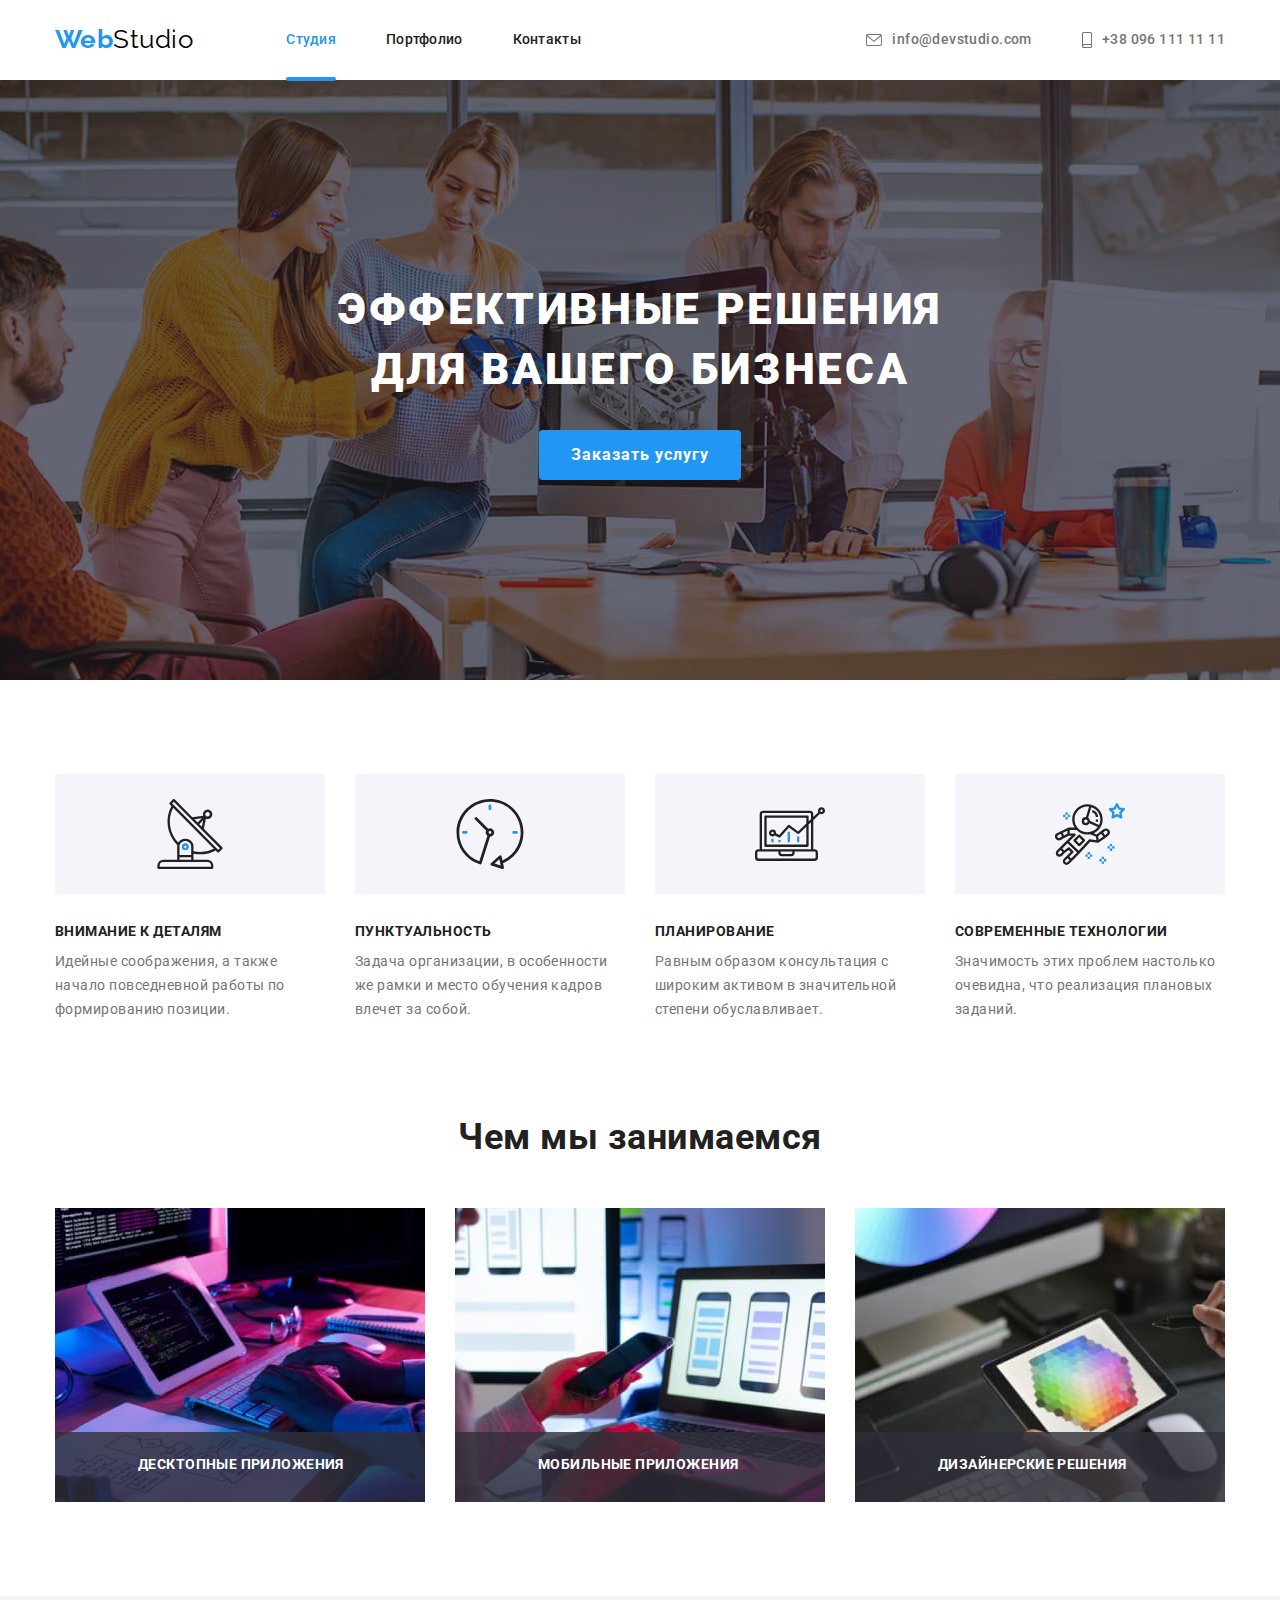
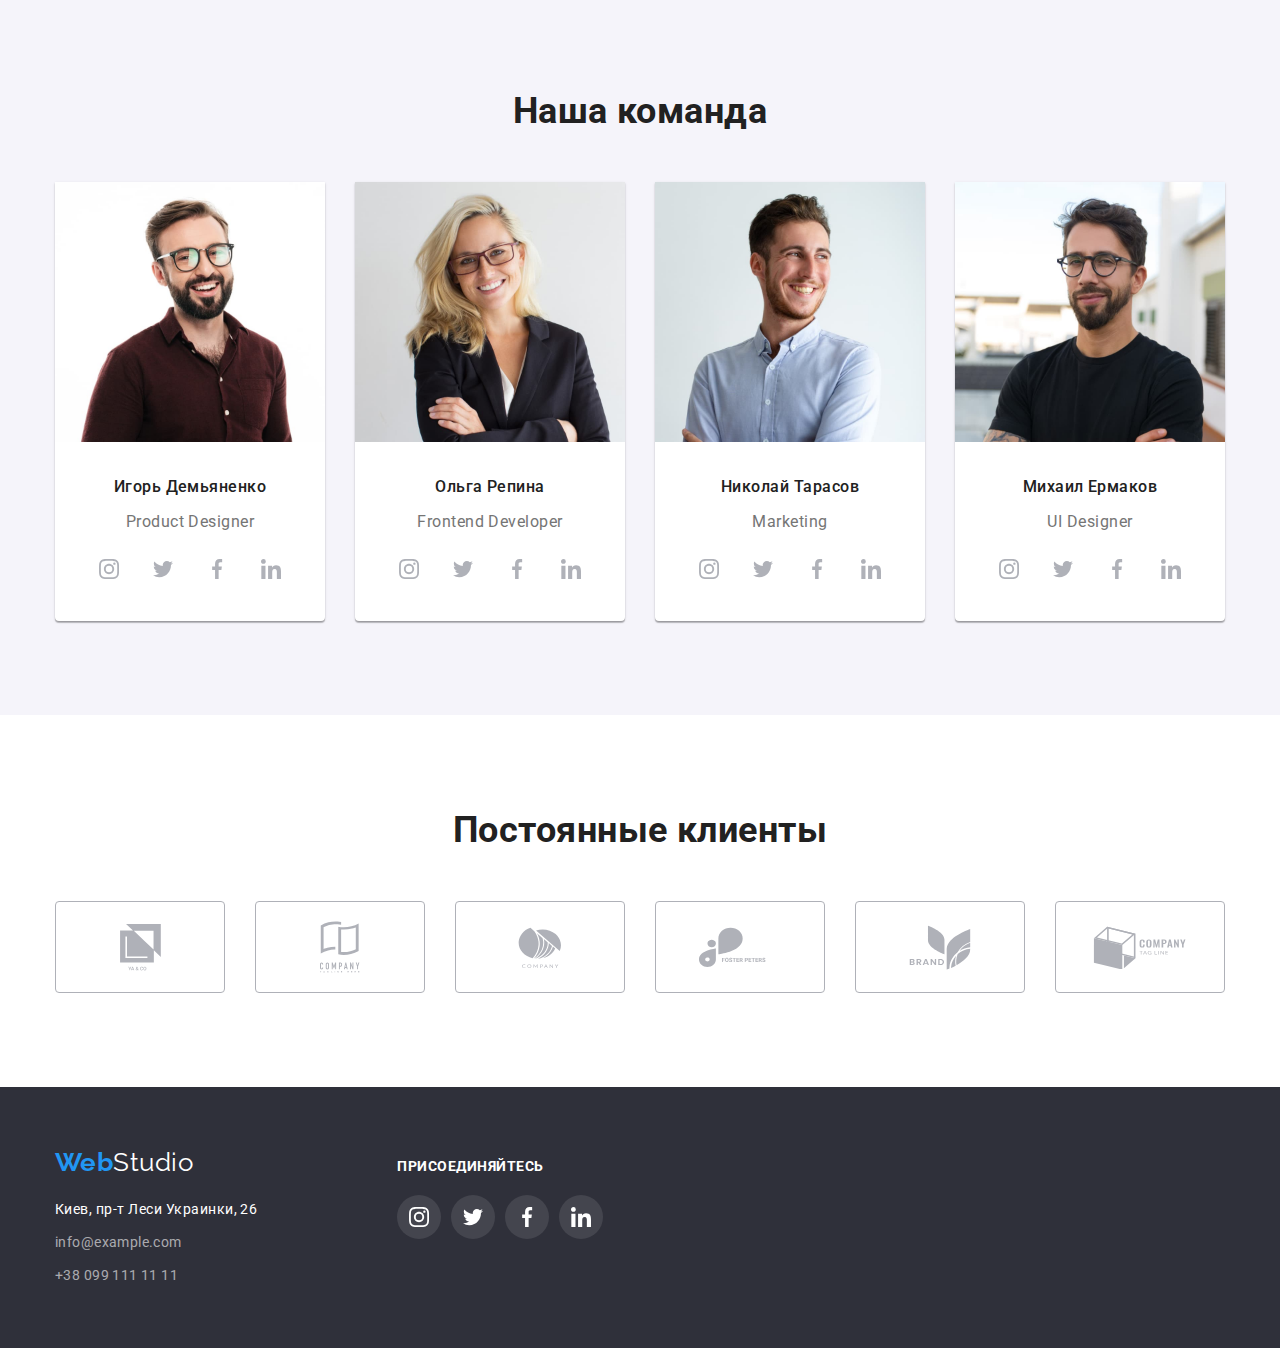
<file: index.html>
<!DOCTYPE html>
<html lang="ru">
<head>
    <meta charset="UTF-8">
    <meta http-equiv="X-UA-Compatible" content="IE=edge">
    <meta name="viewport" content="width=device-width, initial-scale=1.0">
    <title>Document</title>
    <link href="https://fonts.googleapis.com/css2?family=Raleway:wght@700&family=Roboto:wght@400;500;700;900&display=swap" rel="stylesheet">
    <link rel="stylesheet" href="https://cdnjs.cloudflare.com/ajax/libs/modern-normalize/1.0.0/modern-normalize.min.css">
    <link rel="stylesheet" href="./css/styles.css">
</head>
<body>
    <header>
      <div class="container main-nav">
        <nav class="nav">
          <a href="./index.html" class="logo" lang="en">
            <span class="web">Web</span>Studio
          </a>

           <ul class="site-nav">
            <li class="item"><a class="nav padding current" href="">Студия</a></li>
            <li class="item"><a class="nav padding" href="./portfolio.html">Портфолио</a></li>
            <li class="item"><a class="nav padding" href="">Контакты</a></li>
           </ul>
        </nav>

        <ul class="social-contact">
            <li class="item"><a class="contact" href="">
              <svg class="item-icon" width="16px" height="12px">
                <use href="./images/symbol-defs.svg#icon-envelope"></use>
            </svg>
              info@devstudio.com</a></li>
            <li class="item"><a class="contact" href="">
              <svg class="item-icon" width="10px" height="16px">
                <use href="./images/symbol-defs.svg#icon-smartphone"></use>
            </svg>
              +38 096 111 11 11</a></li>
        </ul>
      </div>
    </header>

    <main>

    <section class="hero">
            <h1 class="hero-title">Эффективные решения для вашего бизнеса</h1>
            <button data-modal-open class="hero-button" type="button">Заказать услугу</button>
    </section>

    <section class="advantages">
      <div class="container">
        <h2 class="advantages-heading" >Преимущества компании</h2>
        <ul class="advantages-company">
            <li class="advantages-card">
                <h3 class="advantages-title">Внимание к деталям</h3>
                <p class="description-advantages">Идейные соображения, а также
                   начало повседневной работы по
                   формированию позиции.</p>
            </li>

            <li class="advantages-card">
                <h3 class="advantages-title">Пунктуальность</h3>
                <p class="description-advantages">Задача организации, в особенности
                   же рамки и место обучения кадров
                    влечет за собой.</p>
            </li>


            <li class="advantages-card">
                <h3 class="advantages-title">Планирование</h3>
                <p class="description-advantages">Равным образом консультация с
                   широким активом в значительной
                    степени обуславливает.</p>
            </li>

            <li class="advantages-card">
                <h3 class="advantages-title">Современные технологии</h3>
                <p class="description-advantages">Значимость этих проблем настолько
                   очевидна, что реализация плановых
                    заданий.</p>
            </li>

        </ul>
       </div>
    </section>

    <section class="we-doing">
      <div class="container">
        <h2 class="section-title">Чем мы занимаемся</h2>
        <ul class="occupation">
            <li class="occupation-card"> 
              <div class="occupation-section">
                  <img class="photo" src="./images/box1.jpg" alt="Разроботка" width="370" />      
                  <p class="occupation-name">Десктопные приложения</p>  
              </div>    
            </li>
            <li class="occupation-card">
              <div class="occupation-section">
                  <img class="photo" src="./images/box2.jpg" alt="Стилизация" width="370" />
                  <p class="occupation-name">Мобильные приложения</p>
              </div>   
            </li>
            <li class="occupation-card">
              <div class="occupation-section">
                  <img class="photo" src="./images/box3.jpg" alt="Дизан" width="370" />
                  <p class="occupation-name">Дизайнерские решения</p>
              </div>    
            </li>
        </ul>
       </div>  
    </section>

    <section class="team">
      <div class="container">
        <h2 class="section-title">Наша команда</h2>
        <ul class="section-team">
            <li class="section-card">
                <img class="photo" src="./images/img.jpg" alt="Дизанер товара Игорь Демьяненко" width="270" />
             <div class="section-card-name">
                <h3 class="section-name">Игорь Демьяненко</h3>
                <p class="section-profession" lang="en">Product Designer</p>
               <ul class="net"> 
                 <li class="contact-list">
                <a class="net-card" href="">
                  <svg class="net-card-link" width="20px" height="20px">
                  <use href="./images/symbol-defs.svg#icon-instagram"></use>
                  </svg>
                </a>
                </li>
                <li class="contact-list">
                <a class="net-card" href="">
                  <svg class="net-card-link" width="20px" height="20px">
                  <use href="./images/symbol-defs.svg#icon-twitter"></use>
                  </svg>
                </a>
                </li>
                <li class="contact-list">
                <a class="net-card" href="">
                  <svg class="net-card-link" width="20px" height="20px">
                  <use href="./images/symbol-defs.svg#icon-facebook"></use>
                  </svg>
                </a>
                </li>
                <li class="contact-list">
                <a class="net-card" href="">
                  <svg class="net-card-link" width="20px" height="20px">
                  <use href="./images/symbol-defs.svg#icon-linkedin"></use>
                  </svg>
                </a>
                </li>
              </ul>
             </div>
            </li>
            <li class="section-card">
                <img class="photo" src="./images/img(1).jpg" alt="Фронтенд разработчик Ольга Репина" width="270" />
                <div class="section-card-name">
                <h3 class="section-name">Ольга Репина</h3>
                <p class="section-profession" lang="en">Frontend Developer</p>
                <ul class="net"> 
                  <li class="contact-list">
                  <a class="net-card" href="">
                    <svg class="net-card-link" width="20px" height="20px">
                    <use href="./images/symbol-defs.svg#icon-instagram"></use>
                    </svg>
                  </a>
                 </li>
                 <li class="contact-list">
                  <a class="net-card" href="">
                    <svg class="net-card-link" width="20px" height="20px">
                    <use href="./images/symbol-defs.svg#icon-twitter"></use>
                    </svg>
                  </a>
                </li>
                <li class="contact-list">
                  <a class="net-card" href="">
                    <svg class="net-card-link" width="20px" height="20px">
                    <use href="./images/symbol-defs.svg#icon-facebook"></use>
                    </svg>
                  </a>
                </li>
                  <li class="contact-list">
                  <a class="net-card" href="">
                    <svg class="net-card-link" width="20px" height="20px">
                    <use href="./images/symbol-defs.svg#icon-linkedin"></use>
                    </svg>
                  </a>
                </li>
             </ul>
            </div>
            </li>
            <li class="section-card">
                <img class="photo" src="./images/img(2).jpg" alt="Маркитолог Никола Тарасов" width="270" />
                <div class="section-card-name">
                <h3 class="section-name">Николай Тарасов</h3>
                <p class="section-profession" lang="en">Marketing</p>
                <ul class="net"> 
                  <li class="contact-list">
                  <a class="net-card" href="">
                    <svg class="net-card-link" width="20px" height="20px">
                    <use href="./images/symbol-defs.svg#icon-instagram"></use>
                    </svg>
                  </a>
                  </li>
                  <li class="contact-list">
                  <a class="net-card" href="">
                    <svg class="net-card-link" width="20px" height="20px">
                    <use href="./images/symbol-defs.svg#icon-twitter"></use>
                    </svg>
                  </a>
                  </li>
                  <li class="contact-list">
                  <a class="net-card" href="">
                    <svg class="net-card-link" width="20px" height="20px">
                    <use href="./images/symbol-defs.svg#icon-facebook"></use>
                    </svg>
                  </a>
                  </li>
                  <li class="contact-list">
                  <a class="net-card" href="">
                    <svg class="net-card-link" width="20px" height="20px">
                    <use href="./images/symbol-defs.svg#icon-linkedin"></use>
                    </svg>
                  </a>
                  </li>
                </ul>
              </div>
            </li>
            <li class="section-card">
                <img class="photo" src="./images/img(3).jpg" alt="Дизанер интерфеса Михаил Ермаков" width="270" />
                <div class="section-card-name">
                <h3 class="section-name">Михаил Ермаков</h3>
                <p class="section-profession" lang="en">UI Designer</p>
                <ul class="net"> 
                  <li class="contact-list">
                  <a class="net-card" href="">
                    <svg class="net-card-link" width="20px" height="20px">
                    <use href="./images/symbol-defs.svg#icon-instagram"></use>
                    </svg>
                  </a>
                  </li>
                  <li class="contact-list">
                  <a class="net-card" href="">
                    <svg class="net-card-link" width="20px" height="20px">
                    <use href="./images/symbol-defs.svg#icon-twitter"></use>
                    </svg>
                  </a>
                  </li>
                  <li class="contact-list">
                  <a class="net-card" href="">
                    <svg class="net-card-link" width="20px" height="20px">
                    <use href="./images/symbol-defs.svg#icon-facebook"></use>
                    </svg>
                  </a>
                  </li>
                  <li class="contact-list">
                  <a class="net-card" href="">
                    <svg class="net-card-link" width="20px" height="20px">
                    <use href="./images/symbol-defs.svg#icon-linkedin"></use>
                    </svg>
                  </a>
                </li>
                </ul>
              </div>
            </li>
        </ul>
      </div> 
    </section>

    <section class="client">
      <div class="container">
         <h2 class="section-title">Постоянные клиенты</h2>
         <ul class="partners">
           <li class="partners-card">
             <a class="partners-card-icon" href="">
               <svg class="partners-icon"  width="41px" height="46.7px">
                  <use href="./images/symbol-defs.svg#icon-group"></use>
              </svg>
            </a>
           </li>
           <li class="partners-card">
             <a class="partners-card-icon" href="">
              <svg class="partners-icon" width="40px" height="52px">
                <use href="./images/symbol-defs.svg#icon-group1"></use>
              </svg>
             </a>
           </li>
           <li class="partners-card">
             <a class="partners-card-icon" href="">
              <svg class="partners-icon" width="43.46px" height="41.18px">
                <use href="./images/symbol-defs.svg#icon-group2"></use>
              </svg>
             </a>
           </li>
           <li class="partners-card">
             <a class="partners-card-icon" href="">
              <svg class="partners-icon" width="84.44px" height="40.62px">
                <use href="./images/symbol-defs.svg#icon-group3"></use>
              </svg>
             </a>
           </li>
           <li class="partners-card">
             <a class="partners-card-icon" href="">
              <svg class="partners-icon" width="62.54px" height="45.43px">
                <use href="./images/symbol-defs.svg#icon-group4"></use>
              </svg>
             </a>
           </li>
           <li class="partners-card">
             <a class="partners-card-icon" href="">
              <svg class="partners-icon" width="93.79px" height="43.93px">
                <use href="./images/symbol-defs.svg#icon-group5"></use>
              </svg>
             </a>
           </li>
         </ul>
      </div>
    </section>

    </main>


    <footer class="basement">
      <div class="container footer-container">
        <div class="logo-social">
             <a href="./index.html" class="logo footer" lang="en">
                <span class="web">Web</span><span class="web-s">Studio</span>
             </a>
        <address> 
           <p class="coordinates">Киев, пр-т Леси Украинки, 26 </p> 
           <ul class="social-contact-f">
              <li class="c-f"><a class="contact-f" href="mailto:info@example.com">info@example.com</a></li>
              <li><a class="contact-f" href="tel:+380991111111">+38 099 111 11 11</a></li>
           </ul>
         </address>  
         </div>
           <div>
           <p class="advantages-title social">присоединяйтесь</p>
           <ul class="net"> 
            <li class="contact-list">
              <a class="net-card foot" href="">
                <svg class="card-foot" width="20px" height="20px">
                    <use href="./images/symbol-defs.svg#icon-instagram"></use>
                </svg>
              </a>
             </li>
              <li class="contact-list">
               <a class="net-card foot" href="">
                 <svg class="card-foot" width="20px" height="20px">
                     <use href="./images/symbol-defs.svg#icon-twitter"></use>
                 </svg>
               </a>
             </li>
               <li class="contact-list">
               <a class="net-card foot" href="">
                  <svg class="card-foot" width="20px" height="20px">
                      <use href="./images/symbol-defs.svg#icon-facebook"></use>
                  </svg>
               </a>
             </li>
               <li class="contact-list">
               <a class="net-card foot" href="">
                  <svg class="card-foot" width="20px" height="20px">
                      <use href="./images/symbol-defs.svg#icon-linkedin"></use>
                  </svg>
               </a>
             </li> 
           </ul>
           </div>
      </div> 
    </footer>

    <div class="backdrop is-hidden" data-modal>
      <div class="modal">
        <button class="madal-button" data-modal-close>
          <svg class="close" width="11px" height="11px">
            <use href="./images/symbol-defs.svg#icon-vector"></use>
          </svg>
        </button>
      </div>
    </div>

    <script src="./js/modal.js"></script>

</body>
</html>
</file>
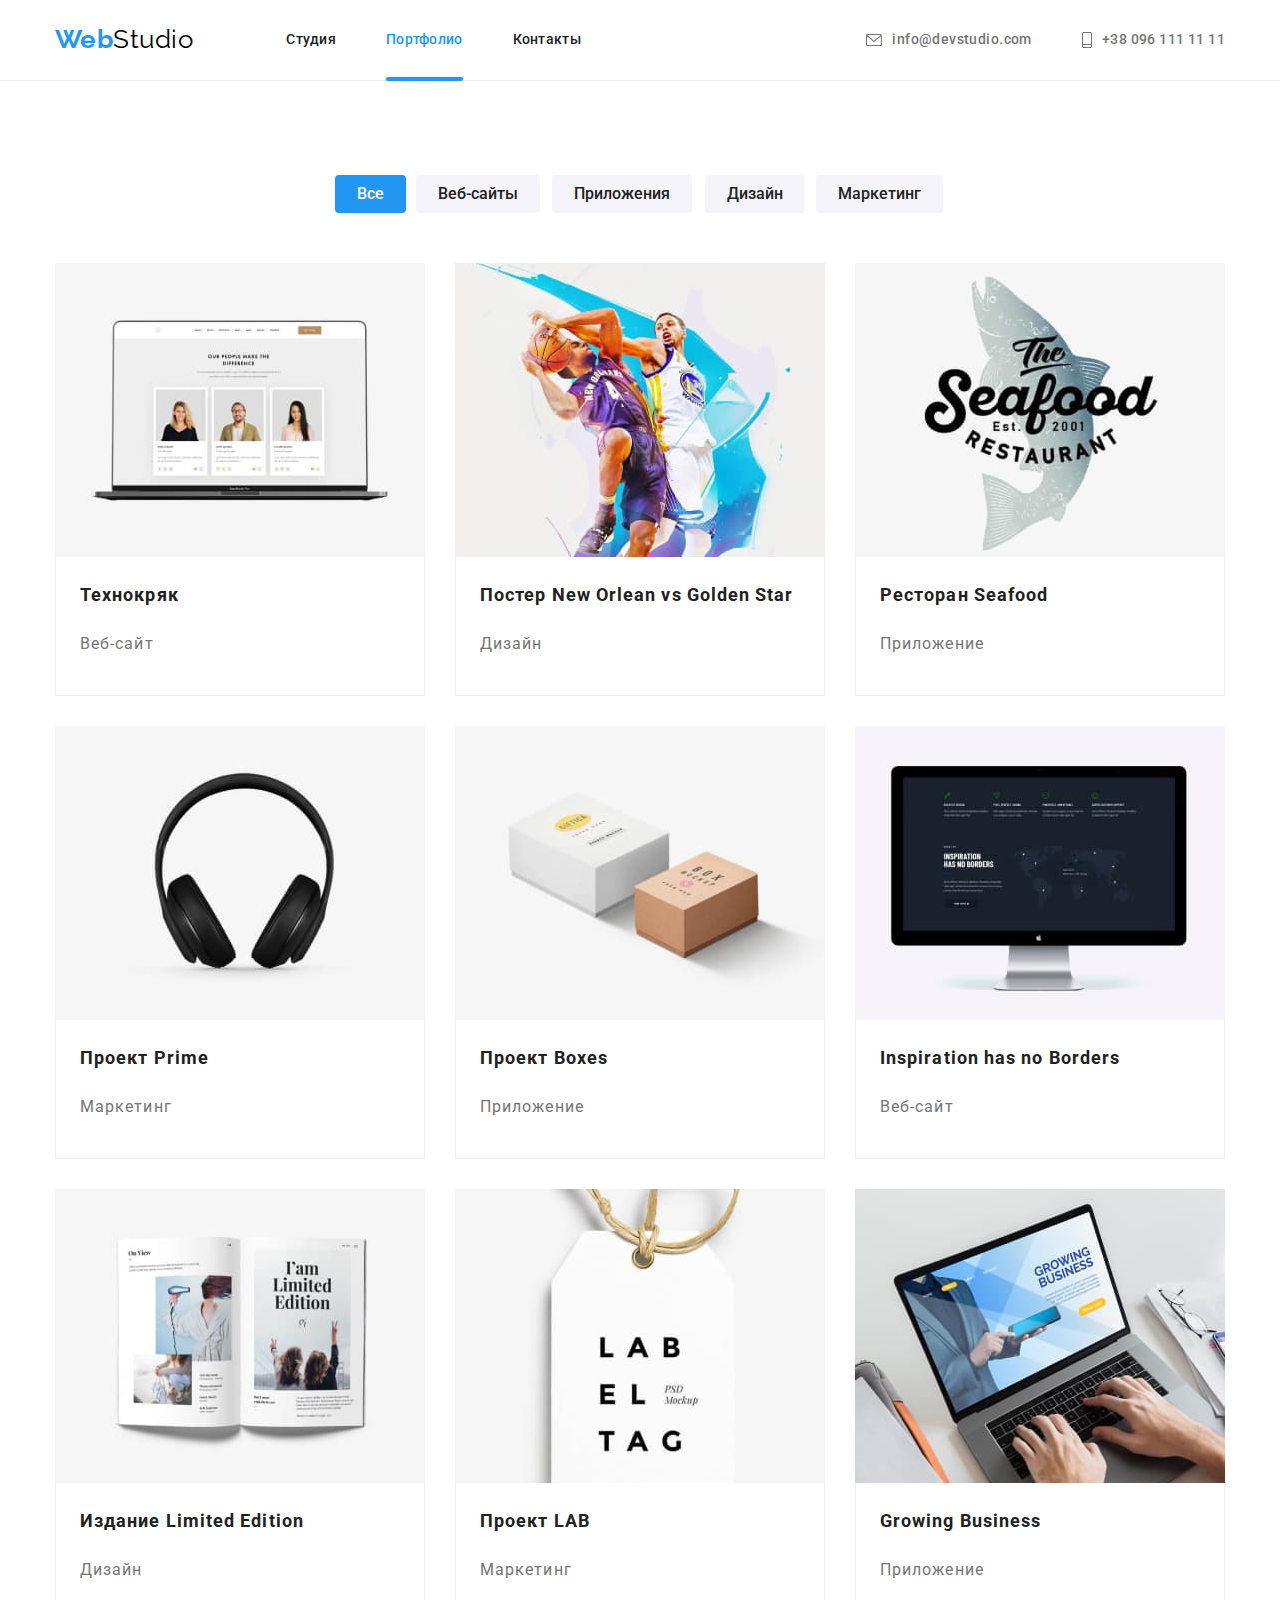
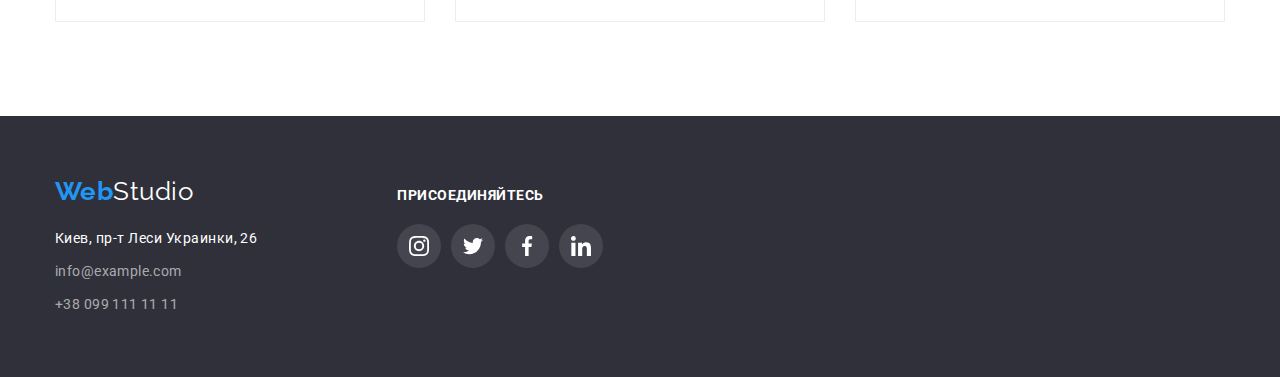
<file: portfolio.html>
<!DOCTYPE html>
<html lang="ru">
<head>
    <meta charset="UTF-8">
    <meta http-equiv="X-UA-Compatible" content="IE=edge">
    <meta name="viewport" content="width=device-width, initial-scale=1.0">
    <title>Document</title>
    <link href="https://fonts.googleapis.com/css2?family=Raleway:wght@700&family=Roboto:wght@400;500;700;900&display=swap" rel="stylesheet">
    <link rel="stylesheet" href="https://cdnjs.cloudflare.com/ajax/libs/modern-normalize/1.0.0/modern-normalize.min.css">
    <link rel="stylesheet" href="./css/styles.css">
</head>
<body>
    <header class="border">
      <div class="container main-nav">
        <nav class="nav">
          <a href="./index.html" class="logo" lang="en">
            <span class="web">Web</span>Studio 
          </a>

           <ul class="site-nav">
            <li class="item"><a class="nav padding" href="./index.html">Студия</a></li>
            <li class="item"><a class="nav padding current" href="">Портфолио</a></li>
            <li class="item"><a class="nav padding" href="">Контакты</a></li>
           </ul>
        </nav>

        <ul class="social-contact">
            <li class="item"><a class="contact" href="">
              <svg class="item-icon" width="16px" height="12px">
                <use href="./images/symbol-defs.svg#icon-envelope"></use>
            </svg>
            info@devstudio.com</a></li>
            <li class="item"><a class="contact" href="">
              <svg class="item-icon" width="10px" height="16px">
                <use href="./images/symbol-defs.svg#icon-smartphone"></use>
            </svg>
              +38 096 111 11 11</a></li>
        </ul>
      </div>  
    </header>

    <main>
        <section class="section">
          <div class="container">
            <ul class="primary-button">
                <li class="button-card"> 
                    <button class="button Vs" type="button">Все</button> 
                </li>
                <li class="button-card V"> 
                    <button class="button" type="button">Веб-сайты</button> 
                </li>
                <li class="button-card P"> 
                    <button class="button" type="button">Приложения</button> 
                </li>
                <li class="button-card D"> 
                    <button class="button" type="button">Дизайн</button> 
                </li>
                <li class="button-card M"> 
                    <button class="button" type="button">Маркетинг</button> 
                </li>
            </ul>

            <ul class="portfolio">
                <li class="portfolio-card">
                  <a class="portfolio-name" href="">
                    <div class="portfolio-description">
                      <img class="photo" src="./images/img(4).jpg" alt="Веб-сат Технокряк" width="370" /> 
                      <div class="description">
                         <p class="description-card">Технокряк это современная площадка распространения коронавируса. Компании используют эту платформу для цифрового шпионажа и атак на защищённые сервера конкурентов.</p> 
                      </div>
                    </div>
                    <div class="name-portfolio-type">
                       <h2 class="name">Технокряк</h2>
                       <p class="portfolio-type">Веб-сайт</p> 
                    </div>
                  </a> 
                </li>
                <li class="portfolio-card">
                  <a class="portfolio-name" href="">  
                    <div class="portfolio-description">
                        <img class="photo" src="./images/img(5).jpg" alt="Постер New Orlean vs Golden Star" width="370" />
                        <div class="description">
                          <p class="description-card">Технокряк это современная площадка распространения коронавируса. Компании используют эту платформу для цифрового шпионажа и атак на защищённые сервера конкурентов.</p> 
                       </div>
                    </div>
                  <div class="name-portfolio-type">
                    <h2 class="name">Постер New Orlean vs Golden Star</h2>
                    <p class="portfolio-type">Дизайн</p> 
                  </div>
                  </a>
                </li>
                <li class="portfolio-card">
                  <a class="portfolio-name" href="">
                    <div class="portfolio-description"> 
                       <img class="photo" src="./images/img(6).jpg" alt="Приложение Ресторан Seafood" width="370" />
                       <div class="description">
                        <p class="description-card">Технокряк это современная площадка распространения коронавируса. Компании используют эту платформу для цифрового шпионажа и атак на защищённые сервера конкурентов.</p> 
                       </div>
                    </div>
                    <div class="name-portfolio-type">  
                    <h2 class="name">Ресторан Seafood</h2>
                    <p class="portfolio-type">Приложение</p> 
                  </div>
                 </a>
                </li>
                <li class="portfolio-card">
                  <a class="portfolio-name" href="">
                    <div class="portfolio-description"> 
                       <img class="photo" src="./images/img(7).jpg" alt="Проект Prime" width="370" />
                       <div class="description">
                        <p class="description-card">Технокряк это современная площадка распространения коронавируса. Компании используют эту платформу для цифрового шпионажа и атак на защищённые сервера конкурентов.</p> 
                       </div>
                    </div> 
                    <div class="name-portfolio-type"> 
                       <h2 class="name">Проект Prime</h2>
                       <p class="portfolio-type">Маркетинг</p>
                  </div> 
                 </a>
                </li>
                <li class="portfolio-card">
                  <a class="portfolio-name" href="">
                    <div class="portfolio-description"> 
                       <img class="photo" src="./images/img(8).jpg" alt="Приложение проект Boxes" width="370" />
                       <div class="description">
                        <p class="description-card">Технокряк это современная площадка распространения коронавируса. Компании используют эту платформу для цифрового шпионажа и атак на защищённые сервера конкурентов.</p> 
                       </div>
                    </div>
                  <div class="name-portfolio-type"> 
                    <h2 class="name">Проект Boxes</h2>
                    <p class="portfolio-type">Приложение</p> 
                  </div>
                  </a>
                </li>
                <li class="portfolio-card">
                  <a class="portfolio-name" href="">
                    <div class="portfolio-description">
                        <img class="photo" src="./images/img(9).jpg" alt="Веб-сайт Inspiration has no Borders" width="370" />
                        <div class="description">
                          <p class="description-card">Технокряк это современная площадка распространения коронавируса. Компании используют эту платформу для цифрового шпионажа и атак на защищённые сервера конкурентов.</p> 
                         </div>
                    </div>
                 <div class="name-portfolio-type"> 
                    <h2 class="name">Inspiration has no Borders</h2>
                    <p class="portfolio-type">Веб-сайт</p> 
                  </div>
                 </a>
                </li>
                <li class="portfolio-card">
                  <a class="portfolio-name" href="">
                    <div class="portfolio-description">
                        <img class="photo" src="./images/img(10).jpg" alt="Издание Limited Edition" width="370" />
                        <div class="description">
                          <p class="description-card">Технокряк это современная площадка распространения коронавируса. Компании используют эту платформу для цифрового шпионажа и атак на защищённые сервера конкурентов.</p> 
                        </div>
                    </div>    
                  <div class="name-portfolio-type"> 
                    <h2 class="name">Издание Limited Edition</h2>
                    <p class="portfolio-type">Дизайн</p> 
                  </div>
                 </a>
                </li>
                <li class="portfolio-card">
                  <a class="portfolio-name" href="">
                    <div class="portfolio-description"> 
                        <img class="photo" src="./images/img(11).jpg" alt="Проект LAB" width="370" />
                        <div class="description">
                          <p class="description-card">Технокряк это современная площадка распространения коронавируса. Компании используют эту платформу для цифрового шпионажа и атак на защищённые сервера конкурентов.</p> 
                         </div>
                    </div>     
                  <div class="name-portfolio-type"> 
                    <h2 class="name">Проект LAB</h2>
                    <p class="portfolio-type">Маркетинг</p> 
                  </div>
                  </a>
                </li>
                <li class="portfolio-card">
                  <a class="portfolio-name" href="">
                    <div class="portfolio-description">
                        <img class="photo" src="./images/img(12).jpg" alt="Growing Business" width="370" />
                        <div class="description">
                          <p class="description-card">Технокряк это современная площадка распространения коронавируса. Компании используют эту платформу для цифрового шпионажа и атак на защищённые сервера конкурентов.</p> 
                        </div>
                    </div>    
                  <div class="name-portfolio-type">
                      <h2 class="name">Growing Business</h2>
                      <p class="portfolio-type">Приложение</p> 
                  </div>
                  </a>
                </li>
            </ul>
          </div>
        </section>

    </main>

    <footer class="basement">
      <div class="container footer-container">
        <div class="logo-social">
             <a href="./index.html" class="logo footer" lang="en">
                <span class="web">Web</span><span class="web-s">Studio</span>
             </a>
        <address> 
           <p class="coordinates">Киев, пр-т Леси Украинки, 26 </p> 
           <ul class="social-contact-f">
              <li class="c-f"><a class="contact-f" href="mailto:info@example.com">info@example.com</a></li>
              <li><a class="contact-f" href="tel:+380991111111">+38 099 111 11 11</a></li>
           </ul>
         </address>  
         </div>
           <div>
           <p class="advantages-title social">присоединяйтесь</p>
           <ul class="net"> 
            <li class="contact-list">
              <a class="net-card foot" href="">
                <svg class="card-foot" width="20px" height="20px">
                    <use href="./images/symbol-defs.svg#icon-instagram"></use>
                </svg>
              </a>
             </li>
              <li class="contact-list">
               <a class="net-card foot" href="">
                 <svg class="card-foot" width="20px" height="20px">
                     <use href="./images/symbol-defs.svg#icon-twitter"></use>
                 </svg>
               </a>
             </li>
               <li class="contact-list">
               <a class="net-card foot" href="">
                  <svg class="card-foot" width="20px" height="20px">
                      <use href="./images/symbol-defs.svg#icon-facebook"></use>
                  </svg>
               </a>
             </li>
               <li class="contact-list">
               <a class="net-card foot" href="">
                  <svg class="card-foot" width="20px" height="20px">
                      <use href="./images/symbol-defs.svg#icon-linkedin"></use>
                  </svg>
               </a>
             </li> 
           </ul>
           </div>
      </div> 
    </footer>
    
</body>
</html>
</file>
<file: css/styles.css>
/* цвет основного текста #757575*/
/* вторичны цвет текста #212121*/
/* акцентный цвет #2196F3*/
/* цвет логотипа #000000*/
/* белый #FFFFFF*/
/* цвет контактов в футере rgba(255, 255, 255, 0.6)*/

/*цвет фона основной #FFFFFF*/
/*цвет фона вторичный #2F303A*/
:root { 
   --primary-text-color: #757575;
   --title-text-color: #212121;  
   --accent-color: #2196F3;
   --white-color: #FFFFFF;
   --logo-color: #000000;
   --contact-color: rgba(255, 255, 255, 0.6);
   --background-color: #2F303A; 
   --button-color: #F5F4FA;
   --border-color: #ECECEC;
   --border-portfolio: #EEEEEE;
}

html {
  box-sizing: border-box;
}
*,
*::before,
*::after {
  box-sizing: inherit;
}

body {
    background-color: var(--white-color);
    color: var(--primary-text-color);
    font-family: Roboto, sans-serif;
    letter-spacing: 0.03em;
}

ul {
    padding: 0;
    margin: 0;
    list-style: none;
}

.logo {
    color: var(--logo-color);
    font-family: raleway, sans-serif;
    font-weight: 400;
    font-size: 26px;
    line-height: 1.19;
    text-decoration: none;   
    padding-bottom: 25px;
    padding-top: 24px;
}
}

p {
  margin-top: 0;
  margin-bottom: 0;
}

.container {
  margin-left: auto;
  margin-right: auto;
  width: 1200px;
  padding-left: 15px;
  padding-right: 15px;
}

.main-nav {
  display: flex;
  align-items: center;
}

.border {
  border-width: 0px 0px 1px 0px;
  border-style: solid;
  border-color: var(--border-color);
  max-width: 1600px;

  margin-left: auto;
  margin-right: auto;
}

.nav {
  display: flex;
  align-items: center;
  position: relative;
}

.nav.padding {
  padding-bottom: 32px;
  padding-top: 32px;
}

.nav.current::after {
  content: " ";
  display: block;
  position: absolute;
  left: 0;
  bottom: 0;
  width: 100%;
  height: 4px;
  border-radius: 2px;
  background-color: var(--accent-color);
  opacity: 1;

  transform: translateY(1px);
  transition: opacity 250ms cubic-bezier(0.4, 0, 0.2, 1);
}

/*контакты*/
  .social-contact {
    display: flex;
    margin-left: auto;
  }

  .social-contact .item + .item {
    margin-left: 50px;
  }

  .social-contact .contact {
    color: var(--primary-text-color);
    fill: var(--primary-text-color);
    display: flex;
    font-style: normal;
    align-items: center;
    Font-size: 14px;
    Line-height: 1.7;
    font-weight: 500;
    Letter-spacing: 0.03em;
    text-decoration: none;
    padding-bottom: 25px;
    padding-top: 25px;

    transition-property: color, fill;
    transition-duration: 250ms, 250ms;
    transition-timing-function: cubic-bezier(0.4, 0, 0.2, 1), cubic-bezier(0.4, 0, 0.2, 1);
  }

  .social-contact .contact:hover,
  .social-contact .contact:focus {
    color: var(--accent-color);
    fill: var(--accent-color);
  }

  .item-icon {
    margin-right: 10px;
  }

  /*навигация*/
  .site-nav {
    display: flex;
    margin-left: 93px;
  }

  .site-nav .item:not(:last-child) {
    margin-right: 50px;
  }


  .site-nav .nav {
      color: var(--title-text-color);
      font-weight: 500;
      font-size: 14px;
      line-height: 1.14;
      letter-spacing: 0.02em;
      text-decoration: none;

      transition-property: color;
      transition-duration: 250ms;
      transition-timing-function: cubic-bezier(0.4, 0, 0.2, 1);
  }

  .site-nav .nav.current {
    color: var(--accent-color);

    transition-property: color;
    transition-duration: 250ms;
    transition-timing-function: cubic-bezier(0.4, 0, 0.2, 1);
}
  .site-nav .nav:hover,
  .site-nav .nav:focus {
    color: var(--accent-color);  
  }

  /*Секция Герой*/

  .hero {
    height: 600px;
    max-width: 1600px;
    background-image:linear-gradient(
      to right,
      rgba(47, 48, 58, 0.4),
      rgba(47, 48, 58, 0.4)
    ),
      url("../images/img\(13\).jpg");
 
    background-color: var(--background-color);
    background-repeat: no-repeat;
    background-position: center;
    background-size: cover;

    padding-bottom: 200px;
    padding-top: 200px;
    margin-left: auto;
    margin-right: auto;
  }

  .hero-title {
      color: var(--white-color);
      margin-top: 0;
      margin-bottom: 30px;
      margin-left: auto;
      margin-right: auto;
      text-align: center;
      width: 696px;
      font-weight: 900;
      font-size: 44px;
      line-height: 1.36;
      letter-spacing: 0.06em;
      text-transform: uppercase;
  }

  .hero-button {
    color: var(--white-color);
    background-color: var(--accent-color);
    font-weight: 700;
    font-size: 16px;
    line-height: 1.87;
    letter-spacing: 0.06em;
    cursor: pointer;
    border-radius: 4px;
    border: 0;
    
    display: flex;
    padding: 10px 32px;
    margin-top: 0;
    margin-bottom: 0;
    margin-left: auto;
    margin-right: auto;

    transition-property: box-shadow;
    transition-duration: 250ms;
    transition-timing-function: cubic-bezier(0.4, 0, 0.2, 1);
  }

  .hero-button:hover,
  .hero-button:focus {
  box-shadow: 0px 4px 4px rgba(0, 0, 0, 0.15);
  }

  /* Секция Преимущества компании*/

  .advantages {
    padding-top: 94px;
    padding-bottom: 94px;
  }

  .advantages-heading {
    display: none;
  }

  .advantages-company { 
    display: flex;

    font-weight: 400;
    font-size: 14px;
    line-height: 1.71;
  }

  .advantages-title {
    color: var(--title-text-color);
    font-weight: 700;
    font-size: 14px;
    line-height: 1.14;
    text-transform: uppercase;

    margin-top: 0;
    margin-bottom: 10px;
  }

  .advantages-card {
    width: 370px;
    margin-right: 30px;
  }

  .advantages-card::before {
    display: block;
    height: 120px;
    margin-bottom: 30px;
    content: "";
    background-repeat: no-repeat;
    background-position: center;
    background-color: var(--button-color);
  }

  .advantages-card:nth-child(1)::before {
    background-image: url("../images/antenna.svg");
  }

  .advantages-card:nth-child(2)::before {
    background-image: url("../images/clock.svg");
  }

  .advantages-card:nth-child(3)::before {
    background-image: url("../images/diagram.svg");
  }

  .advantages-card:nth-child(4)::before {
    background-image: url("../images/astronaut.svg");
  }

  .advantages-card:last-child {
    margin-right: 0;
  }

  .description-advantages {
    margin-top: 0;
    margin-bottom: 0;
  }

  /*Секция Чем мы занимаемся*/

  .we-doing {
    padding-bottom:  94px;
  }

  .occupation {
    display: flex;
  }

  .occupation-card {
    width: 370px;
    margin-right: 30px; 
  }

  .occupation-card:last-child {
    margin-right: 0;
  }

  .occupation-section {
    position: relative;
  }
  
  .occupation-section::before {
    position: absolute;
    content: " ";
    width: 370px;
    height: 70px;
    background-color: rgba(47, 48, 58, 0.8);

    bottom: 0;
    left: 0;
  }
  
  .occupation-name {
    position: absolute;
    font-weight: 700;
    font-size: 14px;
    line-height: 1.4;
    text-transform: uppercase;
    letter-spacing: 0.03em;
    color: var(--white-color);
    margin-bottom: 0;
    margin-top: 0;
    left: 83px;
    bottom: 27px;
  }
  
  /*Секция Наша команда*/

  .team {
    background-color: var(--button-color);
    /*max-width: 1600px;*/

    margin-left: auto;
    margin-right: auto;
    padding-top: 94px;
    padding-bottom: 94px;
  }
  
  .section-title {
    color: var(--title-text-color);
    font-weight: 700;
    font-size: 36px;
    line-height: 1.17;
    text-align: center;

    margin-top: 0;
    margin-bottom: 50px;
}

  .section-team {
    display: flex;
    
    font-weight: 400;
    font-size: 16px;
    line-height: 1.19;
    text-align: center;
}

   .section-name {
    color: var(--title-text-color);
    font-weight: 500;
    font-size: 16px;
    line-height: 1.9;

    margin-bottom: 10px;
    margin-top: 0;
   }
   
   .section-card {
    width: 270px;
    margin-right: 30px; 
    background-color: var(--white-color);

    box-shadow: 0px 1px 3px rgba(0, 0, 0, 0.12), 0px 1px 1px rgba(0, 0, 0, 0.14), 0px 2px 1px rgba(0, 0, 0, 0.2);
    border-radius: 0px 0px 4px 4px;

   }

   .section-card:last-child {
    margin-right: 0;
  }

  .section-profession {
    margin-top: 0px;
  }

  .section-card-name {
    padding: 30px 32px;
  }


/*Футер*/

   .basement {
    background-color: var(--background-color);
   /* max-width: 1600px;*/

    padding-bottom: 60px;
    padding-top: 60px;
    margin-left: auto;
    margin-right: auto;
   }
   
   .coordinates {
    font-family: Roboto;
    font-style: normal;
    font-weight: 400;
    font-size: 14px;
    line-height: 1.71;
    color: var(--white-color);

    margin-bottom: 9px;
    margin-right: 70px;
    margin-top: 0;
   }

   .social-contact-f .contact-f {
    color: var(--contact-color);
    font-style: normal;
    Font-size: 14px;
    Line-height: 1.7;
    font-weight: 400;
    Letter-spacing: 0.03em;
    text-decoration: none;

    transition-property: color;
    transition-duration: 250ms;
    transition-timing-function: cubic-bezier(0.4, 0, 0.2, 1);
  }

  .social-contact-f .contact-f:hover,
  .social-contact-f .contact-f:focus {
    color: var(--accent-color);
  }

 .c-f {
  margin-bottom: 9px;
 }


   .web {
     font-weight: 700;
     color: var(--accent-color);
   }

   .web-s {
    color: var(--white-color);
   }

   .logo-social {
    margin-right: 70px;
  } 
  
  .logo.footer {
    display: inline-block;
    margin-right: 0;
    margin-bottom: 20px;
    padding-top: 0;
    padding-bottom: 0;
  }
  
  .net-card.foot {
    display: flex;
    background-color: rgba(255, 255, 255, 0.1);
  
    margin-bottom: 0;
    justify-content: center;
    align-items: center;

    transition-property: background-color;
    transition-duration: 250ms;
    transition-timing-function: cubic-bezier(0.4, 0, 0.2, 1);
  }

  .card-foot {
    fill: var(--white-color);
  }
  
  .net-card.foot:hover,
  .net-card.foot:focus {
    background-color: var(--accent-color);
  }

  .net {
    display: flex;
    justify-content: center;
  }
  
  .net-card {
    display: flex;
    width: 44px;
    height: 44px;
    border-radius: 50%;
  
    justify-content: center;
    align-items: center;

    transition-property: background-color;
    transition-duration: 250ms;
    transition-timing-function: cubic-bezier(0.4, 0, 0.2, 1);
  } 
  
  .contact-list {
    margin-right: 10px;
  }

  .contact-list:last-child {
    margin-right: 0;
  }

  .net-card-link {
    fill: #afb1b8;

    transition-property: fill;
    transition-duration: 250ms;
    transition-timing-function: cubic-bezier(0.4, 0, 0.2, 1);
  }
  
  .net-card:hover .net-card-link,
  .net-card:focus .net-card-link {
    fill: var(--white-color);
  }

  .net-card:hover,
  .net-card:focus {
    background-color: var(--accent-color);
  }
  
  .advantages-title.social {
    color: var(--white-color);
    margin-bottom: 20px;
  }

  .footer-container {
    display: flex;
    align-items: baseline;
  }


  /* Кнопки выбора в портфолио */

  .primary-button {
    display: flex;
    justify-content: center;
    margin-bottom: 50px;
   }

.primary-button .button {
  color: var(--title-text-color);
  background-color: var(--button-color);
  border-radius: 4px;
  padding: 6px 22px;
  font-weight: 500;
  font-size: 16px;
  line-height: 1.63;
  border: 0;
  cursor: pointer;
  font-family: inherit;

  transition-property: color, background-color, box-shadow;
  transition-duration: 250ms, 250ms, 250ms;
  transition-timing-function: cubic-bezier(0.4, 0, 0.2, 1), cubic-bezier(0.4, 0, 0.2, 1), cubic-bezier(0.4, 0, 0.2, 1);
}

 .primary-button .button:hover,
 .primary-button .button:focus{
   color: var(--white-color);
   background-color: var(--accent-color);
   box-shadow: 0px 3px 1px rgba(0, 0, 0, 0.1), 0px 1px 2px rgba(0, 0, 0, 0.08), 0px 2px 2px rgba(0, 0, 0, 0.12);
}

.button.Vs {
  color: var(--white-color);
  background-color: var(--accent-color);
}

.button-card {
  width: 73px;
  margin-right: 8px; 
}   

.button-card.V {
  width: 128px;
}

.button-card.P {
  width: 145px;
}

.button-card.D {
  width: 103px;
}

.button-card.M {
  width: 130px;
}

.button-card:last-child {
  margin-right: 0;
}

  /* Секция Портфолио */

  .section {
    padding-top: 94px;
    padding-bottom: 94px;
  }

   .portfolio {
    display: flex;
    flex-wrap: wrap;
   }

   .portfolio-card {
    width: 370px;
    margin-right: 30px;
    margin-bottom: 30px;
   }

   .portfolio-card:nth-child(3n) {
     margin-right: 0;
   }

   .portfolio-card:nth-last-child(-n + 3) {
    margin-bottom: 0;
  }

  .portfolio-name {
    color: var(--title-text-color);
    font-weight: 700;
    font-size: 18px;
    line-height: 2;
    letter-spacing: 0.06em;
    text-decoration: none;
 }

  .name-portfolio-type {
    padding: 20px 24px;
    border-width: 0px 1px 1px 1px;
    border-style: solid;
    border-color: var(--border-portfolio);
  }

  .description {
    display: flex;
    position: absolute;
    justify-content: center;
    align-items: center;
    padding: 63px 24px;
    left: 0;
    bottom: 0;
    width: 370px;
    height: 294px;
    background-color: rgba(33, 150, 243, 0.9);
    transform: translateY(100%);

    opacity: 0;

    transition-property: transform, opacity;
    transition-duration: 250ms, 250ms;
    transition-timing-function: cubic-bezier(0.4, 0, 0.2, 1), cubic-bezier(0.4, 0, 0.2, 1);
}
   .portfolio-description {
      position: relative;
      overflow-x: hidden;
      overflow-y: hidden;
  }

  .photo {
    display: block;
   }

.description-card {
  font-weight: 400;
  font-size: 18px;
  line-height: 1.56;
  letter-spacing: 0.03em;
  color: var(--white-color);
}

.portfolio-name:hover .description,
.portfolio-name:focus .description{
  opacity: 1;
  transform: translateY(0);
}

.portfolio-name:hover .name-portfolio-type,
.portfolio-name:focus .name-portfolio-type {
  box-shadow: 0px 1px 1px rgba(0, 0, 0, 0.12), 0px 4px 4px rgba(0, 0, 0, 0.06), 1px 4px 6px rgba(0, 0, 0, 0.16);
  
  transition-property: box-shadow;
  transition-duration: 250ms;
  transition-timing-function: cubic-bezier(0.4, 0, 0.2, 1);
}

  .name {
    margin-bottom: 4px;
    margin-top: 0;

    font-weight: 700;
    font-size: 18px;
  }

   .portfolio-type {
    color: var(--primary-text-color);
    font-weight: 400;
    font-size: 16px;
    line-height: 1.88;
  }


 /* Постоянные клиенты*/

 .client {
   padding-top: 94px;
   padding-bottom: 94px;
 }

 .partners {
  display: flex;
}

.partners-card {
  width: 170px;
  height: 92px;

  margin-right: 30px; 
}

.partners-card:last-child {
  margin-right: 0;
}

.partners-card-icon {
  display: flex;
  width: 170px;
  height: 92px;
  border: 1px solid #AFB1B8;
  border-radius: 4px;

  justify-content: center;
  align-items: center;

  transition-property: border;
  transition-duration: 250ms;
  transition-timing-function: cubic-bezier(0.4, 0, 0.2, 1);
}

.partners-icon {
  fill: #afb1b8;

  transition-property: fill;
  transition-duration: 250ms;
  transition-timing-function: cubic-bezier(0.4, 0, 0.2, 1);
}

.partners-card-icon:hover .partners-icon, 
.partners-card-icon:focus .partners-icon {
  fill: var(--accent-color);
}

.partners-card-icon:hover,
.partners-card-icon:focus {
  border: 1px solid var(--accent-color);
}

.backdrop {
  position: fixed;
  top: 0;
  left: 0;

  width: 100%;
  height: 100%;
  background-color: rgba(0, 0, 0, 0.2);

  opacity: 1;
  transition-property: opacity;
  transition-duration: 250ms;
  transition-timing-function: cubic-bezier(0.4, 0, 0.2, 1);

}

.backdrop.is-hidden {
  opacity: 0;
  pointer-events: none;
}

.modal {
  position: absolute;
  top: 50%;
  left: 50%;
  transform: translate(-50%, -50%);

  width: 528px;
  height: 581px;
  background-color: var(--white-color);
  border-radius: 4px;
}

.madal-button {
  position: absolute;
  top: 8px;
  right: 8px;
  width: 30px;
  height: 30px;
  background-color: var(--white-color);
  border: 1px solid rgba(0, 0, 0, 0.1);
  border-radius: 50%;
  cursor: pointer;
}
</file>
